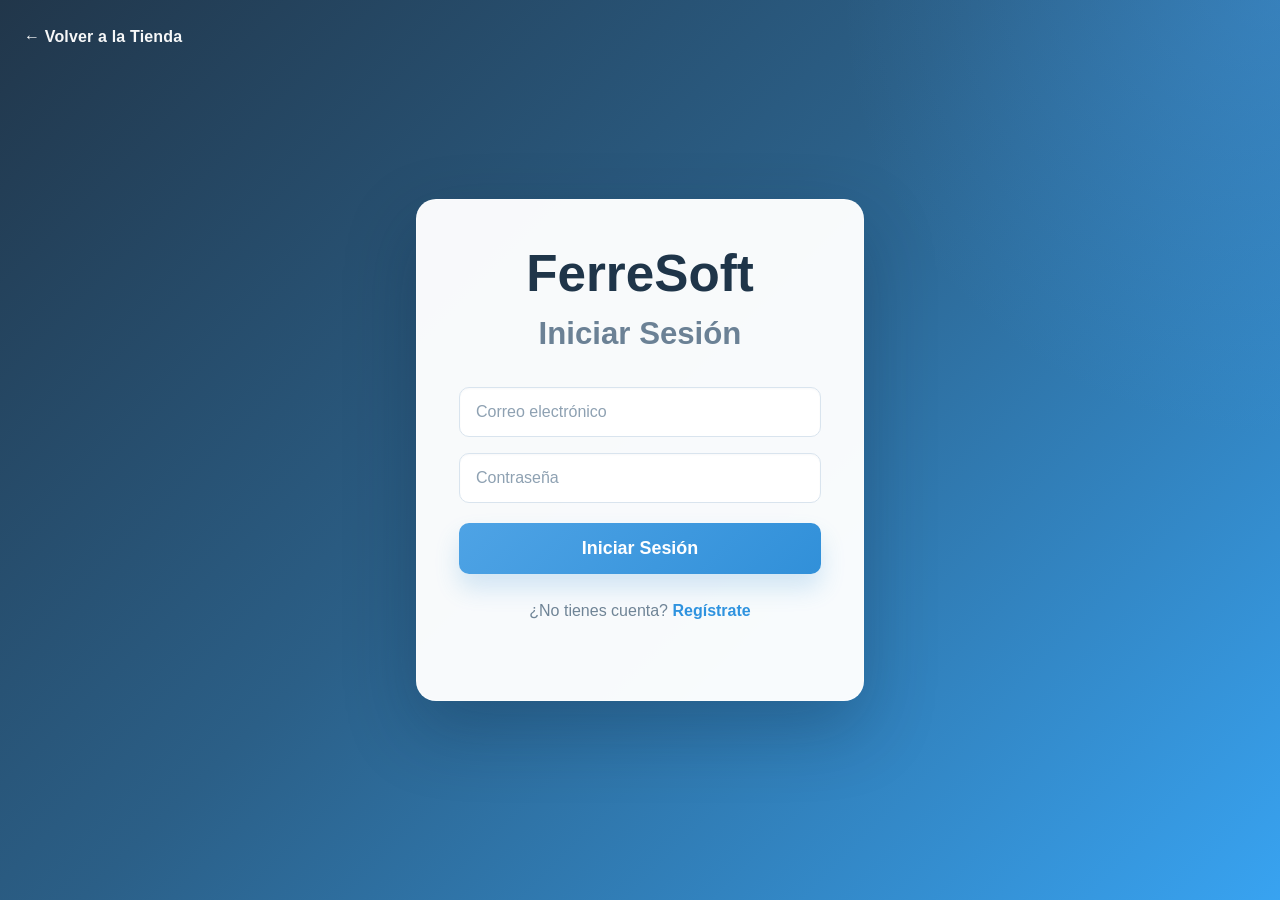
<file: login.html>
﻿<!DOCTYPE html>
<html lang="es">
<head>
  <meta charset="UTF-8">
  <meta http-equiv="refresh" content="0; url=views/login.html">
  <title>Redirigiendo al acceso de FerreSoft</title>
</head>
<body>
  <p>Redirigiendo a <a href="views/login.html">Login de FerreSoft</a>...</p>
</body>
</html>
</file>
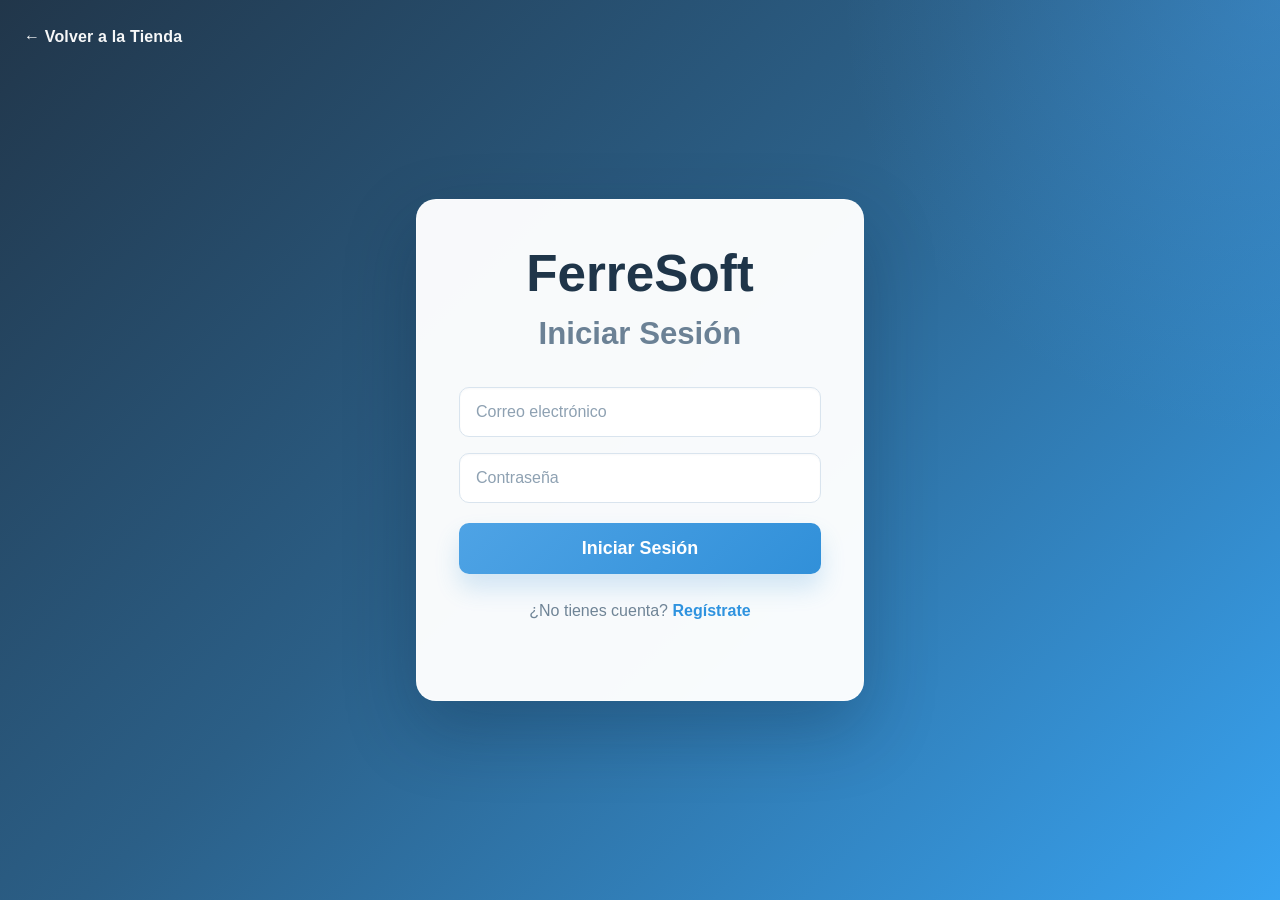
<file: views/admin.html>
<!DOCTYPE html>
<html lang="es">
<head>
    <meta charset="UTF-8">
    <meta name="viewport" content="width=device-width, initial-scale=1.0">
    <title>Panel de Administración - FerreSoft</title>
    <link rel="stylesheet" href="../public/css/styles.css">
</head>
<body>
    <header class="admin-page-header">
        <div class="navbar admin-navbar">
            <h1>Panel de Administración - FerreSoft</h1>
            <div class="nav-links">
                <a href="index.html" class="nav-link-light admin-top-link">Ver Tienda</a>
                <div class="user-menu-wrapper">
                    <button id="user-menu-btn" class="user-menu-btn">
                        <svg class="user-icon" xmlns="http://www.w3.org/2000/svg" viewBox="0 0 24 24" fill="none" stroke="currentColor" stroke-width="2">
                            <path d="M20 21v-2a4 4 0 0 0-4-4H8a4 4 0 0 0-4 4v2"></path>
                            <circle cx="12" cy="7" r="4"></circle>
                        </svg>
                        <span id="user-menu-name">Admin</span>
                    </button>
                    <div id="user-menu" class="user-menu hidden"></div>
                </div>
            </div>
        </div>
    </header>

    <main class="container admin-page-shell">
        <div class="admin-layout-shell">
            <aside class="admin-sidebar">
                <h2>Secciones</h2>
                <button class="admin-sidebar-item active" data-section="dashboard" onclick="showSection('dashboard')">Resumen</button>
                <button class="admin-sidebar-item" data-section="productos" onclick="showSection('productos')">Productos</button>
                <button class="admin-sidebar-item" data-section="pedidos" onclick="showSection('pedidos')">Pedidos</button>
                <button class="admin-sidebar-item" data-section="usuarios" onclick="showSection('usuarios')">Usuarios</button>
            </aside>

            <div class="admin-content-stack">
                <section id="section-dashboard" class="admin-view-section active">
                    <div class="admin-overview-card">
                        <h2>Resumen del sistema</h2>
                        <div class="stats-grid">
                            <article class="stat-card">
                                <h4>Productos</h4>
                                <div class="value" id="stat-productos">0</div>
                            </article>
                            <article class="stat-card">
                                <h4>Usuarios</h4>
                                <div class="value" id="stat-usuarios">0</div>
                            </article>
                            <article class="stat-card">
                                <h4>Pedidos</h4>
                                <div class="value" id="stat-pedidos">0</div>
                            </article>
                        </div>
                    </div>
                </section>

                <section id="section-productos" class="admin-view-section">
                    <div class="admin-section-card">
                        <div class="admin-section-heading">
                            <div>
                                <h2>Gestión de Productos</h2>
                                <p>Administra el catálogo manteniendo el orden por identificación y acciones claras.</p>
                            </div>
                        </div>
                        <div class="admin-toolbar">
                            <button class="btn btn-success admin-action-btn" onclick="openModal()">Agregar Producto</button>
                            <input type="text" id="productos-search" class="admin-search" placeholder="Buscar producto...">
                            <button class="btn admin-action-btn admin-secondary-btn" id="toggle-order-btn" onclick="toggleRecentOrder()">Ver más recientes</button>
                        </div>
                        <div class="admin-table-container">
                            <table>
                                <thead>
                                    <tr>
                                        <th>ID</th>
                                        <th>Imagen</th>
                                        <th>Nombre</th>
                                        <th>Descripción</th>
                                        <th>Precio</th>
                                        <th>Stock</th>
                                        <th>Acciones</th>
                                    </tr>
                                </thead>
                                <tbody id="productos-table">
                                    <tr><td colspan="7" class="loading">Cargando...</td></tr>
                                </tbody>
                            </table>
                        </div>
                    </div>
                </section>

                <section id="section-pedidos" class="admin-view-section">
                    <div class="admin-section-card">
                        <div class="admin-section-heading">
                            <div>
                                <h2>Pedidos</h2>
                                <p>Seguimiento del estado de compra y detalle por cliente.</p>
                            </div>
                        </div>
                        <div class="admin-table-container admin-table-wide admin-table-pedidos">
                            <table class="admin-data-table">
                                <thead>
                                    <tr>
                                        <th>Pedido #</th>
                                        <th>Usuario</th>
                                        <th>Productos</th>
                                        <th>Total</th>
                                        <th>Estado</th>
                                        <th>Fecha</th>
                                    </tr>
                                </thead>
                                <tbody id="pedidos-table">
                                    <tr><td colspan="6" class="loading">Cargando...</td></tr>
                                </tbody>
                            </table>
                        </div>
                    </div>
                </section>

                <section id="section-usuarios" class="admin-view-section">
                    <div class="admin-section-card">
                        <div class="admin-section-heading">
                            <div>
                                <h2>Usuarios</h2>
                                <p>Consulta usuarios registrados y controla accesos administrativos.</p>
                            </div>
                        </div>
                        <div class="admin-table-container admin-table-wide admin-table-usuarios">
                            <table class="admin-data-table">
                                <thead>
                                    <tr>
                                        <th>ID</th>
                                        <th>Nombre</th>
                                        <th>Email</th>
                                        <th>Rol</th>
                                        <th>Registro</th>
                                        <th>Acciones</th>
                                    </tr>
                                </thead>
                                <tbody id="usuarios-table">
                                    <tr><td colspan="6" class="loading">Cargando...</td></tr>
                                </tbody>
                            </table>
                        </div>
                    </div>
                </section>
            </div>
        </div>
    </main>

    <div id="producto-modal" class="modal">
        <div class="modal-content">
            <h2 id="modal-title">Agregar Producto</h2>
            <form id="producto-form" enctype="multipart/form-data">
                <input type="hidden" id="producto-id" name="id">
                <div class="form-group">
                    <label for="producto-nombre">Nombre</label>
                    <input type="text" id="producto-nombre" name="nombre" required>
                </div>
                <div class="form-group">
                    <label for="producto-descripcion">Descripcion</label>
                    <textarea id="producto-descripcion" name="descripcion" required></textarea>
                </div>
                <div class="form-row">
                    <div class="form-group">
                        <label for="producto-precio">Precio</label>
                        <input type="number" id="producto-precio" name="precio" step="0.01" required>
                    </div>
                    <div class="form-group">
                        <label for="producto-stock">Stock</label>
                        <input type="number" id="producto-stock" name="stock" required>
                    </div>
                </div>
                <div class="form-group">
                    <label for="producto-imagen">Imagen (URL)</label>
                    <input type="text" id="producto-imagen" name="imagen">
                    <p class="admin-field-help">Opcional si subes un archivo.</p>
                </div>
                <div class="form-group">
                    <label for="producto-imagen-file">Subir Imagen (Archivo)</label>
                    <input type="file" id="producto-imagen-file" name="imagen_file" accept="image/*">
                </div>
                <div class="form-actions">
                    <button type="button" class="btn" onclick="closeModal()">Cancelar</button>
                    <button type="submit" class="btn btn-success">Guardar</button>
                </div>
            </form>
        </div>
    </div>

    <script src="../public/js/script.js"></script>
    <script src="../public/js/admin.js"></script>
</body>
</html>
</file>
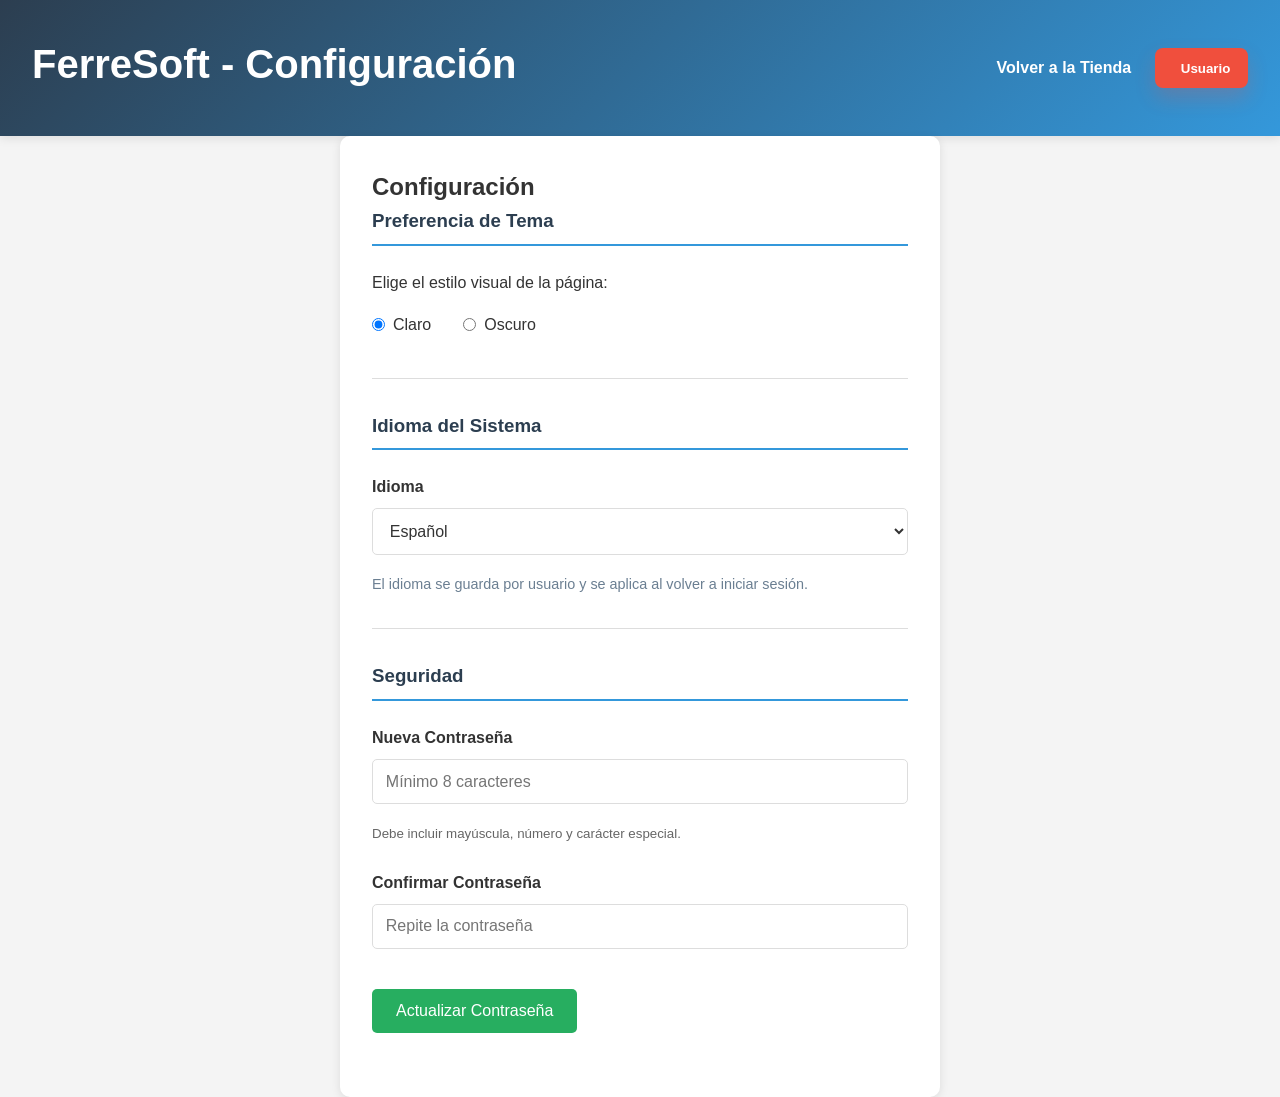
<file: views/configuracion.html>
﻿<!DOCTYPE html>
<html lang="es">
<head>
    <meta charset="UTF-8">
    <meta name="viewport" content="width=device-width, initial-scale=1.0">
    <title>Configuración - FerreSoft</title>
    <link rel="stylesheet" href="../public/css/styles.css">
</head>
<body>
    <header>
        <div class="navbar">
            <h1>FerreSoft - Configuración</h1>
            <div class="nav-links">
                <a href="index.html" class="nav-link-light">Volver a la Tienda</a>
                <div class="user-menu-wrapper">
                    <button id="user-menu-btn" class="user-menu-btn">
                        <svg class="user-icon" xmlns="http://www.w3.org/2000/svg" viewBox="0 0 24 24" fill="none" stroke="currentColor" stroke-width="2">
                            <path d="M20 21v-2a4 4 0 0 0-4-4H8a4 4 0 0 0-4 4v2"></path>
                            <circle cx="12" cy="7" r="4"></circle>
                        </svg>
                        <span id="user-menu-name">Usuario</span>
                    </button>
                    <div id="user-menu" class="user-menu hidden"></div>
                </div>
            </div>
        </div>
    </header>

    <main class="container">
        <div class="config-container">
            <h2>Configuración</h2>

            <section class="config-section">
                <h3>Preferencia de Tema</h3>
                <div class="theme-switch-wrapper">
                    <p>Elige el estilo visual de la página:</p>
                    <div class="theme-options">
                        <label class="theme-option">
                            <input type="radio" name="theme" value="light" checked>
                            <span>Claro</span>
                        </label>
                        <label class="theme-option">
                            <input type="radio" name="theme" value="dark">
                            <span>Oscuro</span>
                        </label>
                    </div>
                </div>
            </section>

            <hr class="section-divider">

            <section class="config-section">
                <h3>Idioma del Sistema</h3>
                <div class="form-group">
                    <label for="language">Idioma</label>
                    <select id="language" name="language">
                        <option value="es">Español</option>
                        <option value="en">English</option>
                    </select>
                    <small class="admin-field-help">El idioma se guarda por usuario y se aplica al volver a iniciar sesión.</small>
                </div>
            </section>

            <hr class="section-divider">

            <section class="config-section">
                <h3>Seguridad</h3>
                <form id="password-form">
                    <div class="form-group">
                        <label for="new_password">Nueva Contraseña</label>
                        <input type="password" id="new_password" name="new_password" placeholder="Mínimo 8 caracteres" required>
                        <small style="color: #666;">Debe incluir mayúscula, número y carácter especial.</small>
                    </div>
                    <div class="form-group">
                        <label for="confirm_password">Confirmar Contraseña</label>
                        <input type="password" id="confirm_password" name="confirm_password" placeholder="Repite la contraseña" required>
                    </div>
                    <div id="password-message" style="margin-top: 1rem; padding: 0.8rem; border-radius: 4px; display: none;"></div>
                    <div class="form-actions" style="margin-top: 1rem;">
                        <button type="submit" class="btn btn-success">Actualizar Contraseña</button>
                    </div>
                </form>
            </section>
        </div>
    </main>

    <script src="../public/js/script.js"></script>
    <script src="../public/js/config.js"></script>
</body>
</html>
</file>
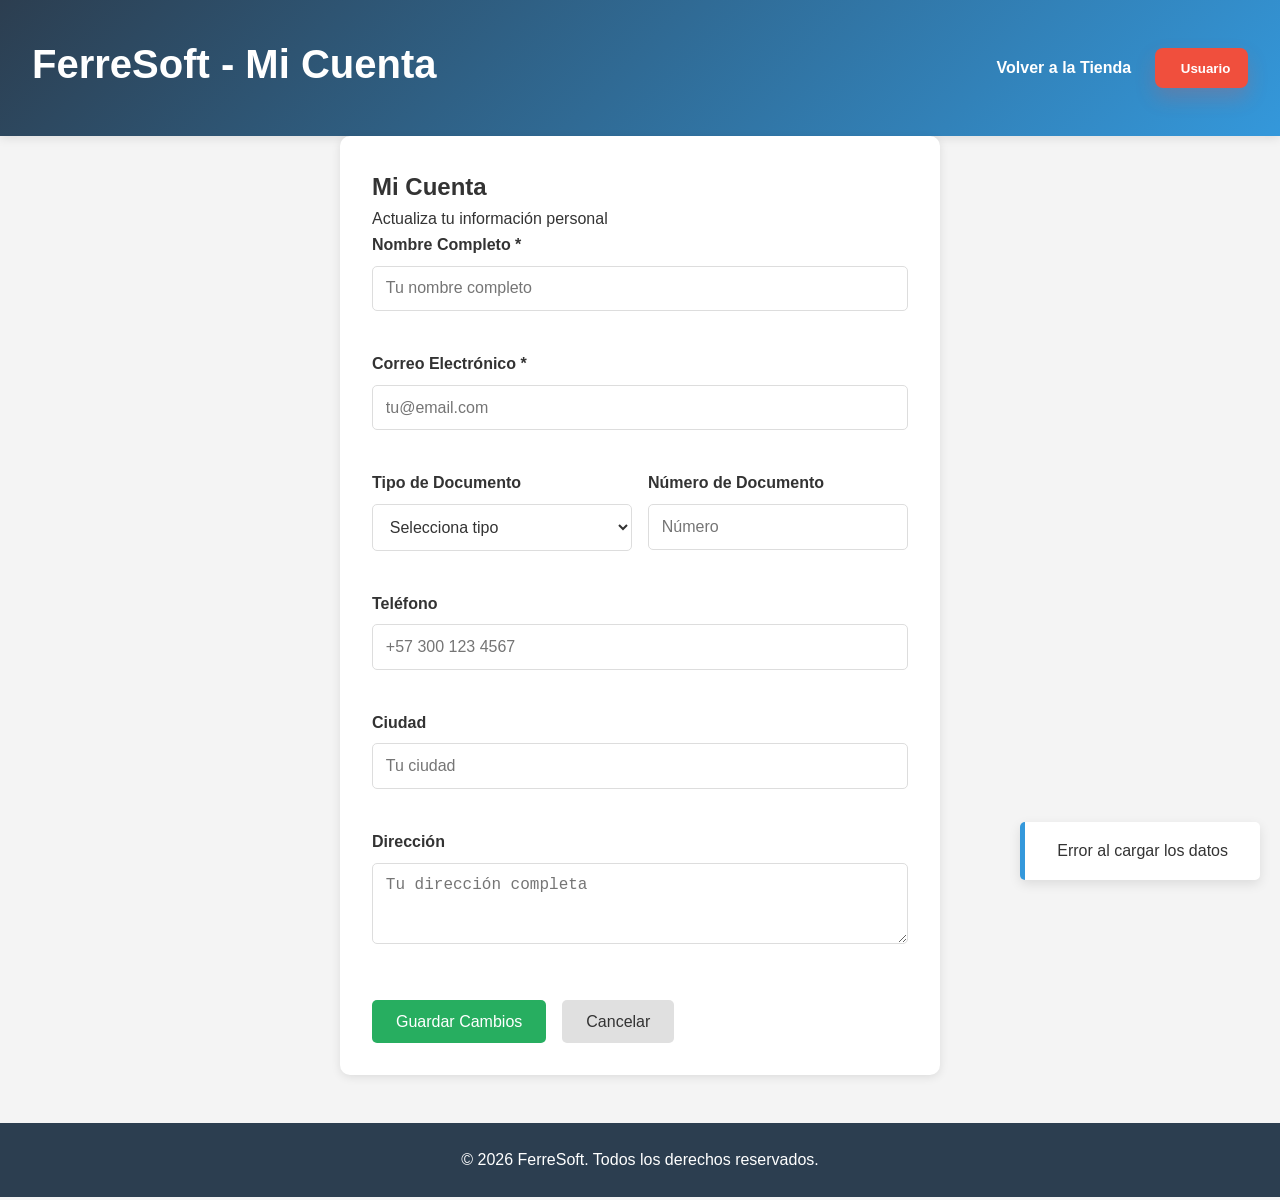
<file: views/cuenta.html>
﻿<!DOCTYPE html>
<html lang="es">
<head>
    <meta charset="UTF-8">
    <meta name="viewport" content="width=device-width, initial-scale=1.0">
    <title>Mi Cuenta - FerreSoft</title>
    <link rel="stylesheet" href="../public/css/styles.css">
</head>
<body>
    <header>
        <div class="navbar">
            <h1>FerreSoft - Mi Cuenta</h1>
            <div class="nav-links">
                <a href="index.html" class="nav-link-light">Volver a la Tienda</a>
                <div class="user-menu-wrapper">
                    <button id="user-menu-btn" class="user-menu-btn">
                        <svg class="user-icon" xmlns="http://www.w3.org/2000/svg" viewBox="0 0 24 24" fill="none" stroke="currentColor" stroke-width="2">
                            <path d="M20 21v-2a4 4 0 0 0-4-4H8a4 4 0 0 0-4 4v2"></path>
                            <circle cx="12" cy="7" r="4"></circle>
                        </svg>
                        <span id="user-menu-name">Usuario</span>
                    </button>
                    <div id="user-menu" class="user-menu hidden"></div>
                </div>
            </div>
        </div>
    </header>

    <main class="container">
        <div class="account-container">
            <h2>Mi Cuenta</h2>
            <p class="account-subtitle">Actualiza tu información personal</p>

            <div id="account-form-wrapper">
                <form id="account-form">
                    <div class="form-group">
                        <label for="nombre">Nombre Completo *</label>
                        <input type="text" id="nombre" name="nombre" placeholder="Tu nombre completo" maxlength="60" required>
                    </div>

                    <div class="form-group">
                        <label for="email">Correo Electrónico *</label>
                        <input type="email" id="email" name="email" placeholder="tu@email.com" required>
                    </div>

                    <div class="form-row">
                        <div class="form-group">
                            <label for="tipo_documento">Tipo de Documento</label>
                            <select id="tipo_documento" name="tipo_documento">
                                <option value="">Selecciona tipo</option>
                                <option value="Cédula de ciudadanía">Cédula de ciudadanía</option>
                                <option value="Tarjeta de identidad">Tarjeta de identidad</option>
                                <option value="Cédula de extranjería">Cédula de extranjería</option>
                                <option value="Pasaporte">Pasaporte</option>
                            </select>
                        </div>

                        <div class="form-group">
                            <label for="numero_documento">Número de Documento</label>
                            <input type="text" id="numero_documento" name="numero_documento" placeholder="Número">
                        </div>
                    </div>

                    <div class="form-group">
                        <label for="telefono">Teléfono</label>
                        <input type="tel" id="telefono" name="telefono" placeholder="+57 300 123 4567">
                    </div>

                    <div class="form-group">
                        <label for="ciudad">Ciudad</label>
                        <input type="text" id="ciudad" name="ciudad" placeholder="Tu ciudad">
                    </div>

                    <div class="form-group">
                        <label for="direccion">Dirección</label>
                        <textarea id="direccion" name="direccion" placeholder="Tu dirección completa" rows="3"></textarea>
                    </div>

                    <div id="message" style="margin-top: 1rem; padding: 0.8rem; border-radius: 4px; display: none;"></div>

                    <div class="form-actions">
                        <button type="submit" class="btn btn-success">Guardar Cambios</button>
                        <button type="button" class="btn" onclick="window.location.href='index.html'">Cancelar</button>
                    </div>
                </form>
            </div>
        </div>
    </main>

    <footer>
        <p>&copy; 2026 FerreSoft. Todos los derechos reservados.</p>
    </footer>

    <script src="../public/js/script.js"></script>
    <script src="../public/js/cuenta.js"></script>
</body>
</html>
</file>
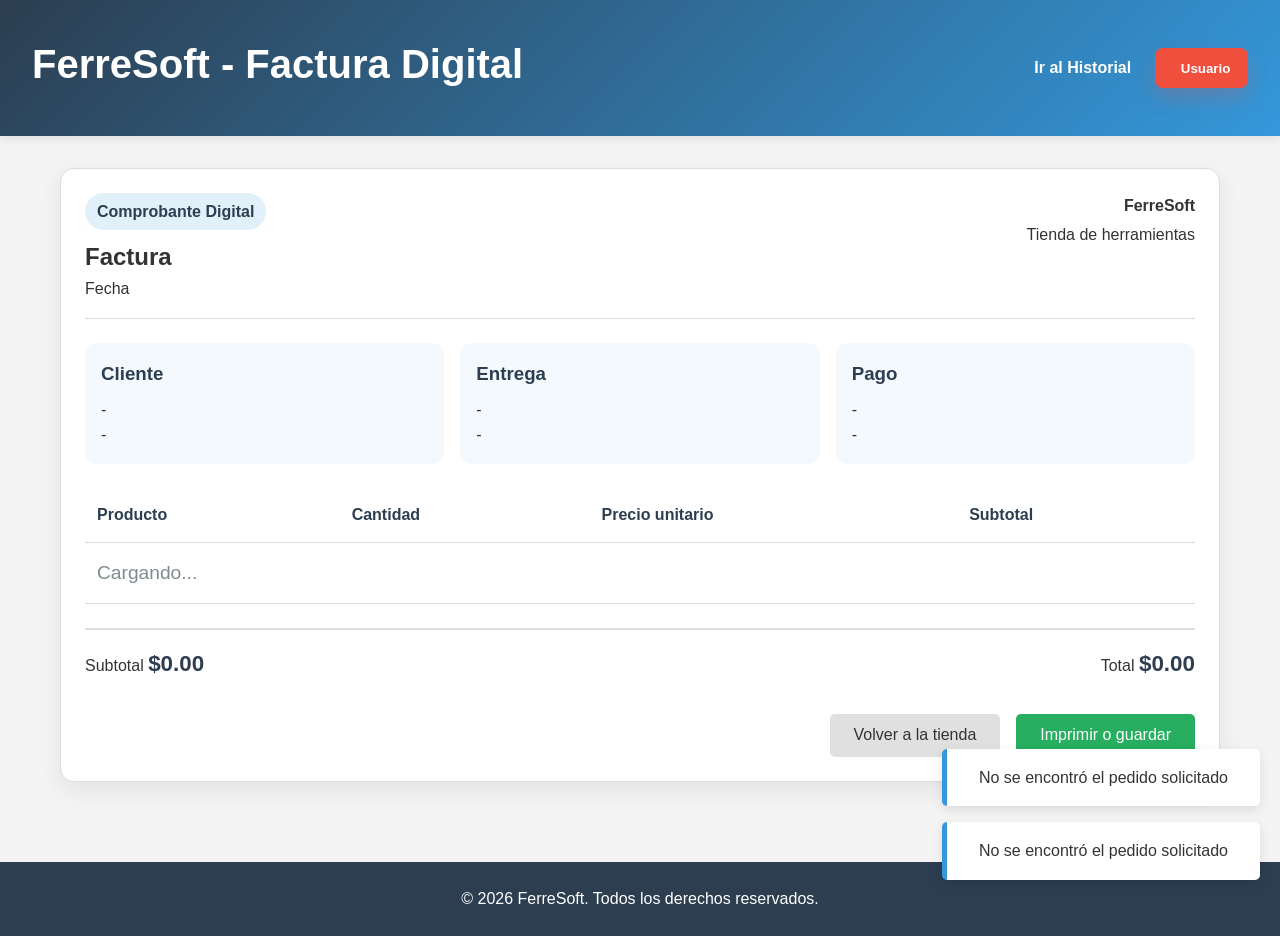
<file: views/factura.html>
﻿<!DOCTYPE html>
<html lang="es">
<head>
    <meta charset="UTF-8">
    <meta name="viewport" content="width=device-width, initial-scale=1.0">
    <title>Factura - FerreSoft</title>
    <link rel="stylesheet" href="../public/css/styles.css">
</head>
<body>
    <header>
        <div class="navbar">
            <h1>FerreSoft - Factura Digital</h1>
            <div class="nav-links">
                <a href="historial.html" class="nav-link-light">Ir al Historial</a>
                <div class="user-menu-wrapper">
                    <button id="user-menu-btn" class="user-menu-btn">
                        <svg class="user-icon" xmlns="http://www.w3.org/2000/svg" viewBox="0 0 24 24" fill="none" stroke="currentColor" stroke-width="2">
                            <path d="M20 21v-2a4 4 0 0 0-4-4H8a4 4 0 0 0-4 4v2"></path>
                            <circle cx="12" cy="7" r="4"></circle>
                        </svg>
                        <span id="user-menu-name">Usuario</span>
                    </button>
                    <div id="user-menu" class="user-menu hidden"></div>
                </div>
            </div>
        </div>
    </header>

    <main class="container invoice-page">
        <section class="invoice-card" id="invoice-card">
            <div class="invoice-header">
                <div>
                    <span class="invoice-tag">Comprobante Digital</span>
                    <h2 id="invoice-number">Factura</h2>
                    <p id="invoice-date">Fecha</p>
                </div>
                <div class="invoice-brand">
                    <strong>FerreSoft</strong>
                    <span>Tienda de herramientas</span>
                </div>
            </div>

            <div class="invoice-grid">
                <div class="invoice-block">
                    <h3>Cliente</h3>
                    <p id="invoice-customer-name">-</p>
                    <p id="invoice-customer-email">-</p>
                </div>
                <div class="invoice-block">
                    <h3>Entrega</h3>
                    <p id="invoice-address">-</p>
                    <p id="invoice-city">-</p>
                </div>
                <div class="invoice-block">
                    <h3>Pago</h3>
                    <p id="invoice-method">-</p>
                    <p id="invoice-reference">-</p>
                </div>
            </div>

            <div class="invoice-table-wrap">
                <table class="invoice-table">
                    <thead>
                        <tr>
                            <th>Producto</th>
                            <th>Cantidad</th>
                            <th>Precio unitario</th>
                            <th>Subtotal</th>
                        </tr>
                    </thead>
                    <tbody id="invoice-items">
                        <tr>
                            <td colspan="4" class="loading">Cargando...</td>
                        </tr>
                    </tbody>
                </table>
            </div>

            <div class="invoice-total-box">
                <div>
                    <span>Subtotal</span>
                    <strong id="invoice-subtotal">$0.00</strong>
                </div>
                <div>
                    <span>Total</span>
                    <strong id="invoice-total">$0.00</strong>
                </div>
            </div>

            <div class="form-actions invoice-actions">
                <button type="button" class="btn" onclick="window.location.href='index.html'">Volver a la tienda</button>
                <button type="button" class="btn btn-success" onclick="window.print()">Imprimir o guardar</button>
            </div>
        </section>
    </main>

    <footer>
        <p>&copy; 2026 FerreSoft. Todos los derechos reservados.</p>
    </footer>

    <script src="../public/js/script.js"></script>
    <script src="../public/js/factura.js"></script>
</body>
</html>
</file>
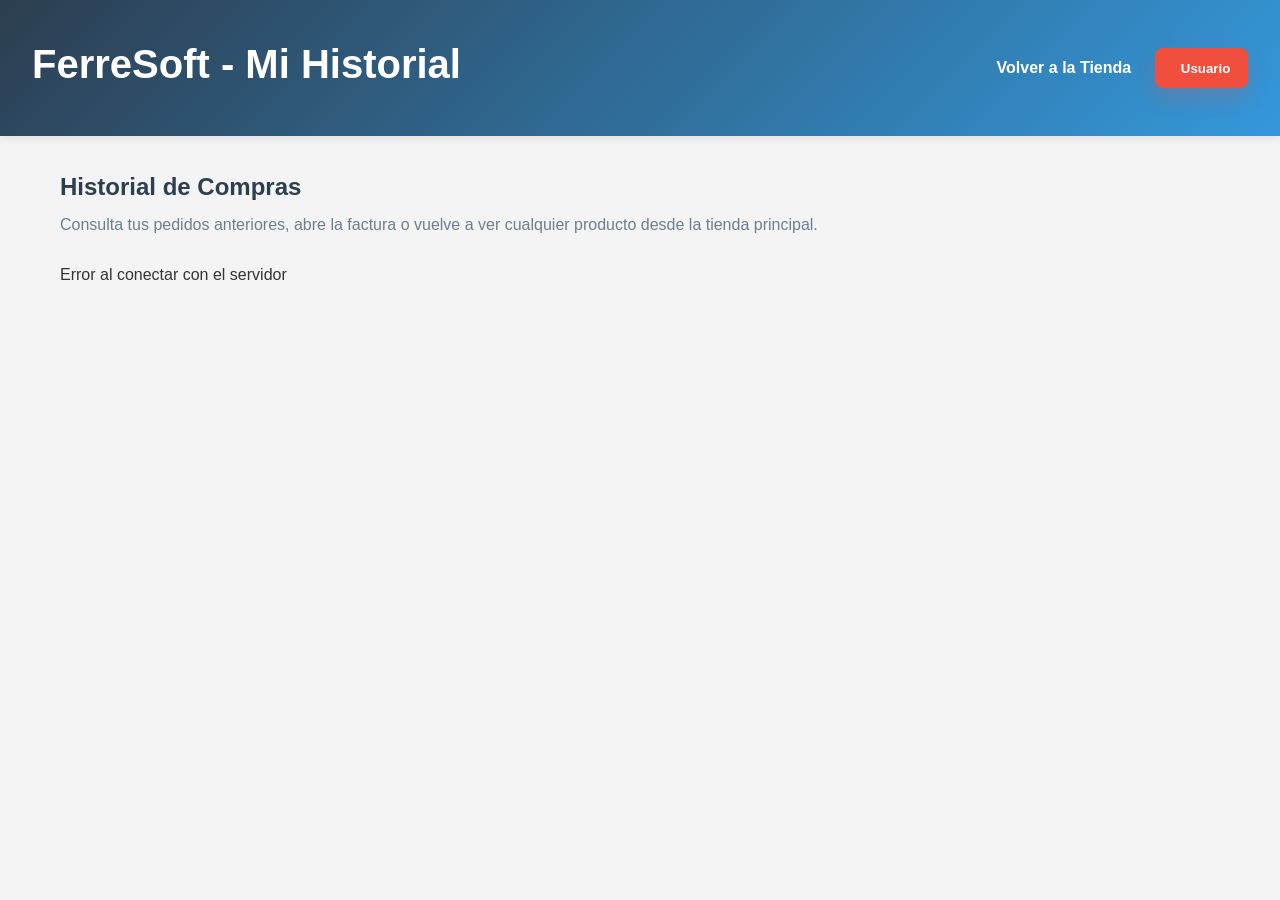
<file: views/historial.html>
﻿<!DOCTYPE html>
<html lang="es">
<head>
    <meta charset="UTF-8">
    <meta name="viewport" content="width=device-width, initial-scale=1.0">
    <title>Historial de Compras - FerreSoft</title>
    <link rel="stylesheet" href="../public/css/styles.css">
</head>
<body>
    <header>
        <div class="navbar">
            <h1>FerreSoft - Mi Historial</h1>
            <div class="nav-links">
                <a href="index.html" class="nav-link-light">Volver a la Tienda</a>
                <div class="user-menu-wrapper">
                    <button id="user-menu-btn" class="user-menu-btn">
                        <svg class="user-icon" xmlns="http://www.w3.org/2000/svg" viewBox="0 0 24 24" fill="none" stroke="currentColor" stroke-width="2">
                            <path d="M20 21v-2a4 4 0 0 0-4-4H8a4 4 0 0 0-4 4v2"></path>
                            <circle cx="12" cy="7" r="4"></circle>
                        </svg>
                        <span id="user-menu-name">Usuario</span>
                    </button>
                    <div id="user-menu" class="user-menu hidden"></div>
                </div>
            </div>
        </div>
    </header>

    <main class="container history-page">
        <div class="history-header">
            <h2>Historial de Compras</h2>
            <p>Consulta tus pedidos anteriores, abre la factura o vuelve a ver cualquier producto desde la tienda principal.</p>
        </div>

        <div id="historial-container">
            <p class="loading">Cargando...</p>
        </div>
    </main>

    <script src="../public/js/script.js"></script>
    <script src="../public/js/historial.js"></script>
</body>
</html>
</file>
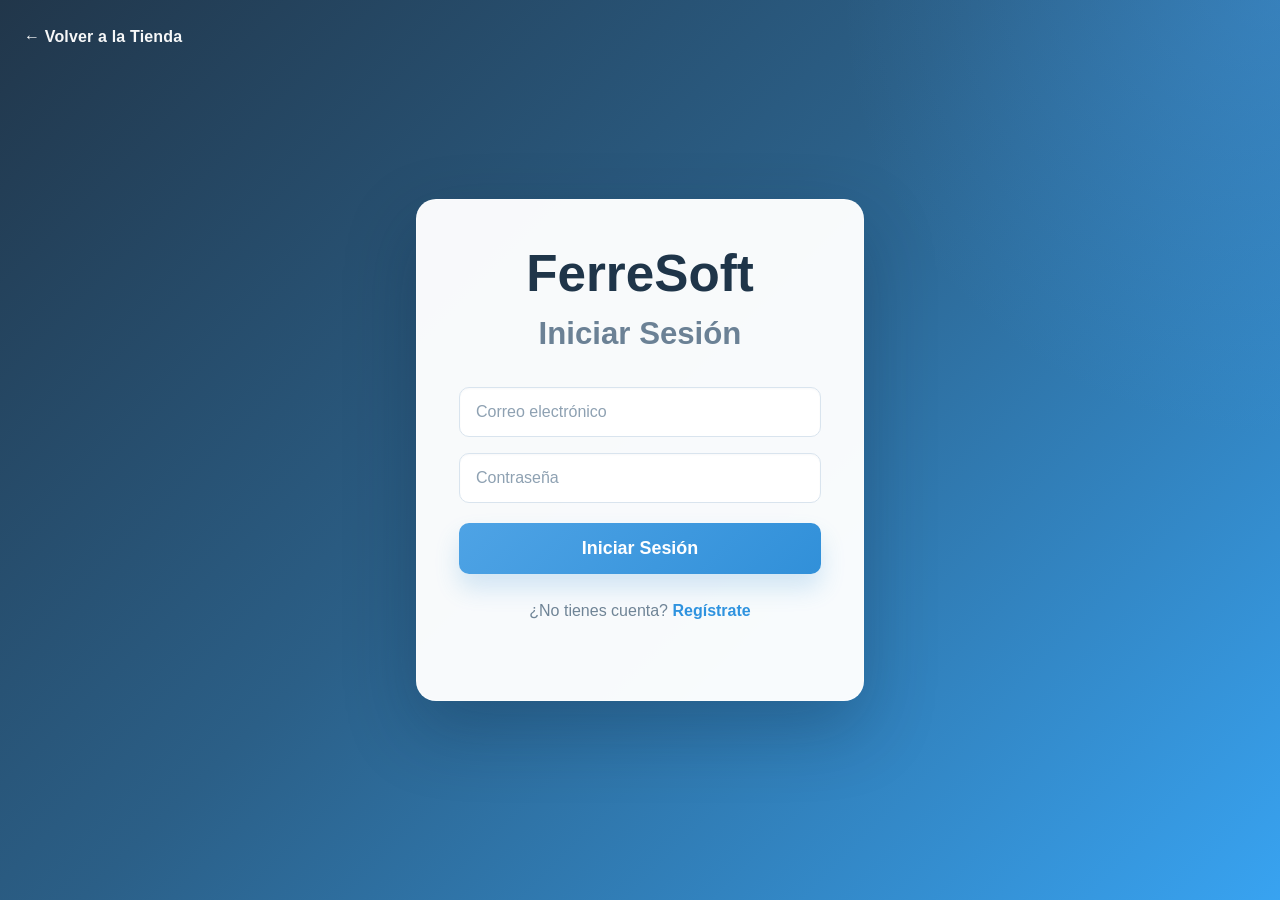
<file: views/login.html>
﻿<!DOCTYPE html>
<html lang="es">
<head>
    <meta charset="UTF-8">
    <meta name="viewport" content="width=device-width, initial-scale=1.0">
    <title>Login - FerreSoft</title>
    <link rel="stylesheet" href="../public/css/styles.css">
</head>
<body>
    <div class="login-container">
        <a href="index.html" class="skip-login-btn">← Volver a la Tienda</a>
        <div class="login-box">
            <h1>FerreSoft</h1>
            <h2 id="form-title">Iniciar Sesión</h2>

            <form id="auth-form">
                <div id="nombre-group" style="display: none;">
                    <input type="text" id="nombre" placeholder="Nombre completo" maxlength="60">
                </div>

                <div>
                    <input type="email" id="email" placeholder="Correo electrónico" required>
                </div>

                <div>
                    <input type="password" id="password" placeholder="Contraseña" required>
                </div>

                <button type="submit" id="submit-btn">Iniciar Sesión</button>
            </form>

            <p class="toggle-form">
                <span id="toggle-text">¿No tienes cuenta?</span>
                <a href="#" id="toggle-link">Regístrate</a>
            </p>

            <div id="message"></div>
        </div>
    </div>

    <script src="../public/js/script.js"></script>
    <script src="../public/js/login.js"></script>
</body>
</html>
</file>
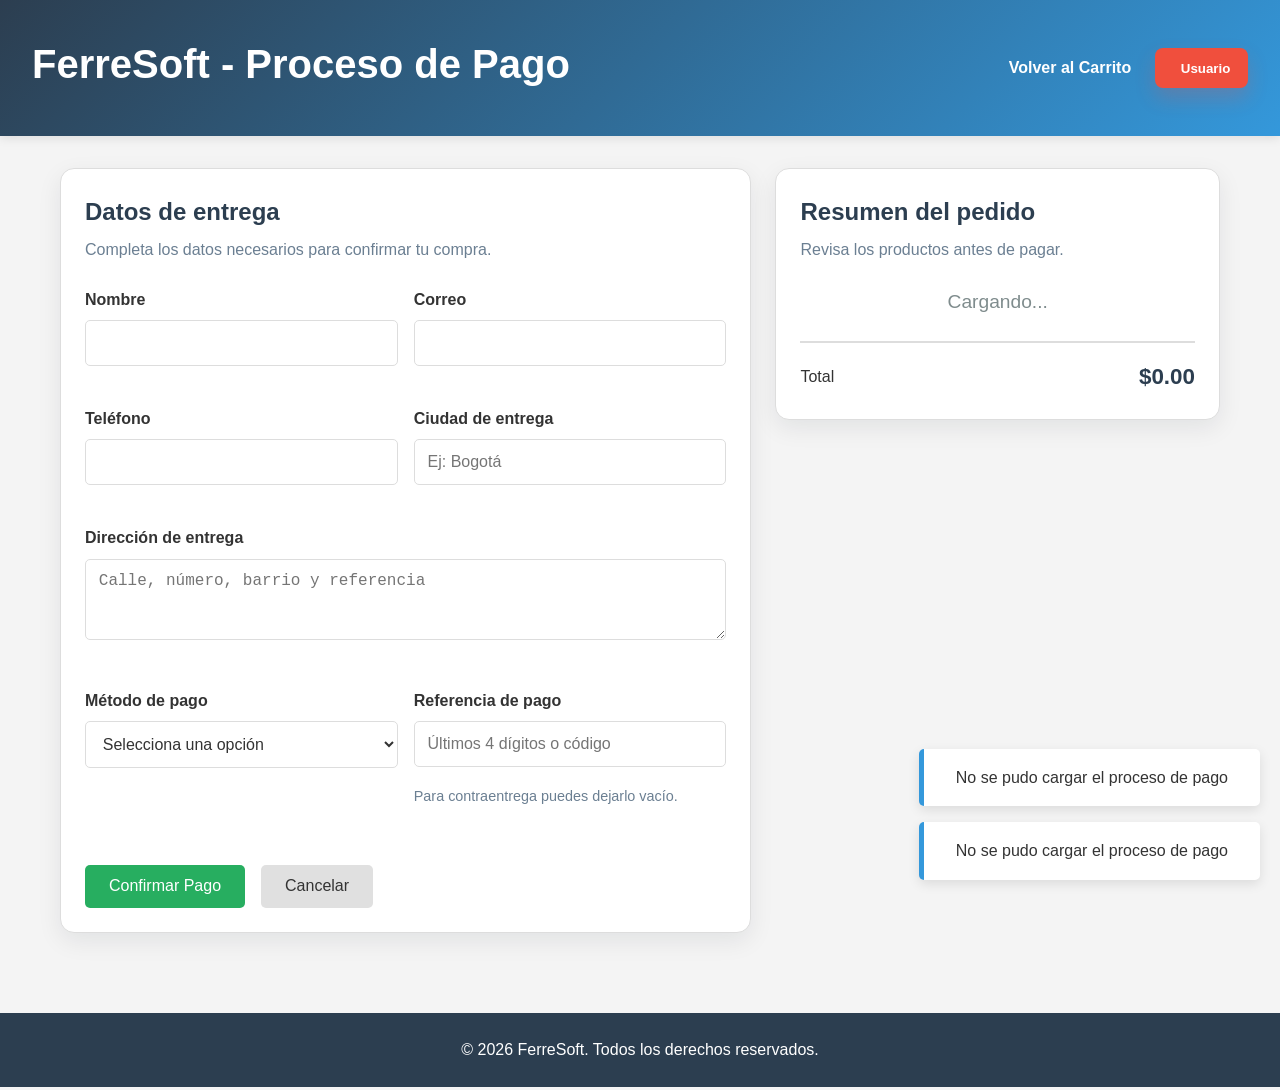
<file: views/pago.html>
﻿<!DOCTYPE html>
<html lang="es">
<head>
    <meta charset="UTF-8">
    <meta name="viewport" content="width=device-width, initial-scale=1.0">
    <title>Pago - FerreSoft</title>
    <link rel="stylesheet" href="../public/css/styles.css">
</head>
<body>
    <header>
        <div class="navbar">
            <h1>FerreSoft - Proceso de Pago</h1>
            <div class="nav-links">
                <a href="carrito.html" class="nav-link-light">Volver al Carrito</a>
                <div class="user-menu-wrapper">
                    <button id="user-menu-btn" class="user-menu-btn">
                        <svg class="user-icon" xmlns="http://www.w3.org/2000/svg" viewBox="0 0 24 24" fill="none" stroke="currentColor" stroke-width="2">
                            <path d="M20 21v-2a4 4 0 0 0-4-4H8a4 4 0 0 0-4 4v2"></path>
                            <circle cx="12" cy="7" r="4"></circle>
                        </svg>
                        <span id="user-menu-name">Usuario</span>
                    </button>
                    <div id="user-menu" class="user-menu hidden"></div>
                </div>
            </div>
        </div>
    </header>

    <main class="container payment-page">
        <section class="checkout-layout">
            <article class="checkout-card">
                <div class="section-header">
                    <h2>Datos de entrega</h2>
                    <p>Completa los datos necesarios para confirmar tu compra.</p>
                </div>

                <form id="payment-form" class="checkout-form">
                    <div class="form-row">
                        <div class="form-group">
                            <label for="nombre_cliente">Nombre</label>
                            <input type="text" id="nombre_cliente" name="nombre_cliente" readonly>
                        </div>
                        <div class="form-group">
                            <label for="correo_cliente">Correo</label>
                            <input type="email" id="correo_cliente" name="correo_cliente" readonly>
                        </div>
                    </div>

                    <div class="form-row">
                        <div class="form-group">
                            <label for="telefono_cliente">Teléfono</label>
                            <input type="text" id="telefono_cliente" name="telefono_cliente" readonly>
                        </div>
                        <div class="form-group">
                            <label for="ciudad_entrega">Ciudad de entrega</label>
                            <input type="text" id="ciudad_entrega" name="ciudad_entrega" placeholder="Ej: Bogotá" required>
                        </div>
                    </div>

                    <div class="form-group">
                        <label for="direccion_entrega">Dirección de entrega</label>
                        <textarea id="direccion_entrega" name="direccion_entrega" rows="3" placeholder="Calle, número, barrio y referencia" required></textarea>
                    </div>

                    <div class="form-row">
                        <div class="form-group">
                            <label for="metodo_pago">Método de pago</label>
                            <select id="metodo_pago" name="metodo_pago" required>
                                <option value="">Selecciona una opción</option>
                                <option value="tarjeta">Tarjeta débito o crédito</option>
                                <option value="transferencia">Transferencia bancaria</option>
                                <option value="contraentrega">Pago contraentrega</option>
                            </select>
                        </div>
                        <div class="form-group">
                            <label for="referencia_pago">Referencia de pago</label>
                            <input type="text" id="referencia_pago" name="referencia_pago" placeholder="Últimos 4 dígitos o código" maxlength="80">
                            <small class="admin-field-help">Para contraentrega puedes dejarlo vacío.</small>
                        </div>
                    </div>

                    <div id="payment-message" class="form-message" style="display:none;"></div>

                    <div class="form-actions">
                        <button type="submit" class="btn btn-success">Confirmar Pago</button>
                        <button type="button" class="btn" onclick="window.location.href='carrito.html'">Cancelar</button>
                    </div>
                </form>
            </article>

            <aside class="checkout-card checkout-summary-card">
                <div class="section-header">
                    <h2>Resumen del pedido</h2>
                    <p>Revisa los productos antes de pagar.</p>
                </div>
                <div id="checkout-items" class="checkout-summary-list">
                    <p class="loading">Cargando...</p>
                </div>
                <div class="checkout-total-box">
                    <span>Total</span>
                    <strong>$<span id="checkout-total">0.00</span></strong>
                </div>
            </aside>
        </section>
    </main>

    <footer>
        <p>&copy; 2026 FerreSoft. Todos los derechos reservados.</p>
    </footer>

    <script src="../public/js/script.js"></script>
    <script src="../public/js/pago.js"></script>
</body>
</html>
</file>
<file: public/css/styles.css>
/* Variables para tema claro / oscuro */
:root {
  --bg-color: #f4f4f4;
  --container-bg: white;
  --text-color: #333;
  --heading-color: #2c3e50;
  --navbar-gradient: linear-gradient(135deg, #2c3e50, #3498db);
  --card-bg: white;
  --shadow-color: rgba(0, 0, 0, 0.1);
  --input-border: #ddd;
  --input-bg: white;
  --btn-secondary-bg: #e0e0e0;
  --btn-secondary-text: #333;
  --btn-secondary-hover: #d0d0d0;
  --toast-bg: white;
  --toast-text: #333;
  --border-color: #ddd;
}

[data-theme="dark"] {
  --bg-color: #0f1722;
  --container-bg: #182433;
  --text-color: #e6edf5;
  --heading-color: #78c4ff;
  --navbar-gradient: linear-gradient(135deg, #13283c, #1f5e8d);
  --card-bg: #182433;
  --shadow-color: rgba(0, 0, 0, 0.35);
  --input-border: #34506b;
  --input-bg: #203247;
  --btn-secondary-bg: #2a3e56;
  --btn-secondary-text: #e6edf5;
  --btn-secondary-hover: #35516f;
  --toast-bg: #182433;
  --toast-text: #e6edf5;
  --border-color: #31465c;
}

* {
  margin: 0;
  padding: 0;
  box-sizing: border-box;
}

body {
  font-family: Arial, sans-serif;
  line-height: 1.6;
  color: var(--text-color);
  background: var(--bg-color);
  transition: background-color 0.3s, color 0.3s;
}

.container {
  max-width: 1200px;
  margin: 0 auto;
  padding: 0 20px;
}

header {
  background: var(--navbar-gradient);
  color: white;
  padding: 2rem 0;
  text-align: center;
  box-shadow: 0 2px 10px var(--shadow-color);
}

header h1 {
  font-size: 2.5rem;
  margin-bottom: 0.5rem;
}

main {
  padding: 2rem 0;
}

.hero {
  background: var(--container-bg);
  padding: 2rem;
  border-radius: 10px;
  text-align: center;
  margin-bottom: 2rem;
  box-shadow: 0 2px 5px var(--shadow-color);
}

.hero h2 {
  color: var(--heading-color);
  margin-bottom: 1rem;
}

.productos h3 {
  text-align: center;
  color: var(--heading-color);
  margin-bottom: 2rem;
  font-size: 2rem;
}

.productos-grid {
  display: grid;
  grid-template-columns: repeat(auto-fill, minmax(250px, 1fr));
  gap: 2rem;
}

.producto-card {
  background: var(--card-bg);
  border-radius: 10px;
  padding: 1.5rem;
  text-align: center;
  box-shadow: 0 2px 8px var(--shadow-color);
  transition: transform 0.3s, box-shadow 0.3s;
}

.producto-card:hover {
  transform: translateY(-5px);
  box-shadow: 0 5px 15px var(--shadow-color);
}

.producto-card img {
  width: 100%;
  height: 200px;
  object-fit: cover;
  border-radius: 8px;
  margin-bottom: 1rem;
}

.producto-card .image-wrapper {
  position: relative;
}

.product-image-wrapper img {
  pointer-events: none;
}

.zoom-controls {
  position: relative;
  z-index: 10;
}

.view-btn {
  position: absolute;
  top: 8px;
  right: 8px;
  background: rgba(0,0,0,0.6);
  color: white;
  border: none;
  border-radius: 50%;
  width: 32px;
  height: 32px;
  display: flex;
  align-items: center;
  justify-content: center;
  cursor: pointer;
  font-size: 1.1rem;
  transition: background 0.2s;
}

.view-btn:hover {
  background: rgba(0,0,0,0.8);
}

.producto-card h4 {
  color: var(--heading-color);
  margin-bottom: 0.5rem;
  font-size: 1.3rem;
}

.precio {
  color: #27ae60;
  font-size: 1.5rem;
  font-weight: bold;
  margin: 0.5rem 0;
}

.stock {
  color: #7f8c8d;
  font-size: 0.9rem;
  margin-bottom: 1rem;
}

.btn {
  padding: 0.8rem 1.5rem;
  background: var(--btn-secondary-bg);
  color: var(--btn-secondary-text);
  border: none;
  border-radius: 5px;
  cursor: pointer;
  font-size: 1rem;
  transition: background 0.3s, opacity 0.3s;
}

.btn:hover {
  background: var(--btn-secondary-hover);
}

.btn-success {
  background: #27ae60;
  color: white;
}

.btn-success:hover {
  background: #219150;
}

.btn-danger {
  background: #e74c3c;
  color: white;
}

.btn-danger:hover {
  background: #c0392b;
}

.loading {
  text-align: center;
  color: #7f8c8d;
  font-size: 1.2rem;
}

footer {
  background: #2c3e50;
  color: white;
  text-align: center;
  padding: 1.5rem 0;
  margin-top: 3rem;
}

/* Forms and Inputs */
input, select, textarea {
  width: 100%;
  padding: 0.8rem;
  margin-bottom: 1rem;
  border: 1px solid var(--input-border);
  border-radius: 5px;
  background-color: var(--input-bg);
  color: var(--text-color);
  font-size: 1rem;
}

label {
  display: block;
  margin-bottom: 0.5rem;
  font-weight: bold;
}

.form-group {
  margin-bottom: 1.5rem;
}

.form-row {
  display: grid;
  grid-template-columns: 1fr 1fr;
  gap: 1rem;
}

.form-actions {
  display: flex;
  gap: 1rem;
  margin-top: 2rem;
}

/* Modals */
.modal {
  display: none;
  position: fixed;
  top: 0;
  left: 0;
  width: 100%;
  height: 100%;
  background: rgba(0, 0, 0, 0.7);
  z-index: 1000;
  align-items: center;
  justify-content: center;
  backdrop-filter: blur(3px);
}

.modal.active {
  display: flex;
}

.modal-content {
  background: var(--container-bg);
  padding: 2rem;
  border-radius: 10px;
  max-width: 500px;
  width: 90%;
  position: relative;
  box-shadow: 0 5px 20px var(--shadow-color);
  color: var(--text-color);
}

/* Account and Config */
.account-container, .config-container {
  max-width: 600px;
  margin: 0 auto;
  background: var(--container-bg);
  padding: 2rem;
  border-radius: 10px;
  box-shadow: 0 2px 10px var(--shadow-color);
}

.config-section {
  margin-bottom: 2rem;
  text-align: left;
}

.config-section h3 {
  color: var(--heading-color);
  margin-bottom: 1.5rem;
  border-bottom: 2px solid #3498db;
  padding-bottom: 0.5rem;
}

.theme-options {
  display: flex;
  gap: 2rem;
  margin-top: 1rem;
}

.theme-option {
  display: flex;
  align-items: center;
  gap: 0.5rem;
  cursor: pointer;
  font-weight: normal;
}

.theme-option input[type="radio"] {
  width: auto;
  margin: 0;
}

/* User Menu */
.navbar {
  display: flex;
  justify-content: space-between;
  align-items: center;
  padding: 0 2rem;
  gap: 1rem;
}

.nav-links {
  display: flex;
  gap: 1.5rem;
  align-items: center;
}

.nav-link-light {
  color: white;
  text-decoration: none;
  font-weight: 700;
}

.nav-link-light:hover {
  text-decoration: underline;
}

.user-menu-wrapper {
  position: relative;
}

.user-menu-btn {
  background: #f04f3d;
  color: white;
  border: none;
  padding: 0.8rem 1.1rem;
  border-radius: 8px;
  cursor: pointer;
  display: flex;
  align-items: center;
  gap: 0.5rem;
  font-weight: 700;
  box-shadow: 0 10px 20px rgba(240, 79, 61, 0.22);
  transition: background 0.3s, transform 0.2s, box-shadow 0.2s;
}

.user-menu-btn:hover {
  background: #db4635;
  transform: translateY(-1px);
  box-shadow: 0 12px 24px rgba(240, 79, 61, 0.28);
}

.user-menu {
  position: absolute;
  top: 100%;
  right: 0;
  background: var(--container-bg);
  min-width: 200px;
  box-shadow: 0 4px 12px var(--shadow-color);
  border-radius: 5px;
  overflow: hidden;
  z-index: 1000;
  margin-top: 0.5rem;
}

.user-menu.hidden {
  display: none;
}

.menu-item {
  display: block;
  padding: 0.8rem 1.2rem;
  color: var(--text-color) !important;
  text-decoration: none;
  border-bottom: 1px solid var(--border-color);
  transition: background 0.2s;
}

.menu-item:last-child {
  border-bottom: none;
}

.menu-item:hover {
  background: var(--btn-secondary-bg);
}

.menu-item.active {
  background: #3498db;
  color: white !important;
}

/* Cart */
.cart-btn {
  background: #f04f3d;
  color: white;
  border: none;
  padding: 0.8rem 1rem;
  border-radius: 8px;
  cursor: pointer;
  display: flex;
  align-items: center;
  gap: 0.55rem;
  position: relative;
  font-weight: 700;
  box-shadow: 0 10px 20px rgba(240, 79, 61, 0.22);
  transition: background 0.2s, transform 0.2s, box-shadow 0.2s;
}

.cart-btn:hover {
  background: #db4635;
  transform: translateY(-1px);
  box-shadow: 0 12px 24px rgba(240, 79, 61, 0.28);
}

.cart-icon {
  width: 18px;
  height: 18px;
}

.cart-label {
  line-height: 1;
}

.cart-count {
  background: #e74c3c;
  color: white;
  border-radius: 50%;
  width: 20px;
  height: 20px;
  display: flex;
  align-items: center;
  justify-content: center;
  font-size: 0.7rem;
  position: absolute;
  top: -8px;
  right: -8px;
}

.producto-card {
  border-radius: 14px;
  padding: 1.6rem 1.4rem 1.25rem;
  box-shadow: 0 8px 22px rgba(17, 24, 39, 0.08);
}

.producto-card img {
  object-fit: contain;
  background: #fff;
}

.producto-descripcion {
  min-height: 52px;
  color: #55687a;
}

.product-add-btn {
  width: auto;
  border: none;
  background: #31b768;
  color: white;
  padding: 0.8rem 1.1rem;
  border-radius: 6px;
  font-size: 1rem;
  font-weight: 700;
  cursor: pointer;
  transition: background 0.2s, transform 0.2s;
}

.product-add-btn:hover {
  background: #28a35b;
  transform: translateY(-1px);
}

.product-add-btn:disabled {
  background: #a3b7a9;
  cursor: not-allowed;
  transform: none;
}

.cart-container {
  max-width: 980px;
  margin: 2rem auto;
  background: var(--container-bg);
  border-radius: 16px;
  padding: 2rem;
  box-shadow: 0 10px 30px rgba(17, 24, 39, 0.08);
}

.cart-container h2 {
  color: var(--heading-color);
  font-size: 2rem;
  margin-bottom: 1.5rem;
}

.cart-item {
  display: grid;
  grid-template-columns: 110px 1fr auto;
  gap: 1.4rem;
  align-items: center;
  padding: 1.4rem 0;
  border-bottom: 1px solid #e5e7eb;
}

.cart-item > img {
  width: 110px;
  height: 110px;
  object-fit: contain;
}

.cart-item-info h4 a {
  color: var(--heading-color);
  text-decoration: none;
  font-size: 1.8rem;
}

.cart-item-info .precio {
  color: #31b768;
  font-size: 1.2rem;
  margin-top: 0.65rem;
}

.cart-item-actions {
  display: flex;
  flex-direction: column;
  align-items: flex-end;
  gap: 0.85rem;
}

.qty-btn {
  width: 38px;
  height: 38px;
  border: 1px solid #d7dee7;
  border-radius: 8px;
  background: white;
  color: #334155;
  font-size: 1.2rem;
  font-weight: 700;
  cursor: pointer;
}

.qty-input-cart {
  width: 58px !important;
  padding: 0.55rem 0.4rem !important;
  margin: 0 !important;
  text-align: center;
}

.cart-item-actions .precio {
  margin: 0;
  font-size: 1.15rem;
}

.cart-summary {
  padding-top: 1.5rem;
}

.cart-total {
  border-top: 3px solid #304d67;
  padding-top: 1.4rem;
  display: flex;
  justify-content: flex-end;
}

.cart-total h3 {
  font-size: 2rem;
  color: var(--heading-color);
}

.cart-actions {
  display: flex;
  justify-content: flex-end;
  gap: 1rem;
  margin-top: 1.5rem;
}

.empty-cart {
  text-align: center;
  padding: 2.5rem 1rem;
}

.empty-cart h3 {
  font-size: 1.8rem;
  color: var(--heading-color);
  margin-bottom: 0.5rem;
}

.empty-cart p {
  color: #64748b;
  margin-bottom: 1.5rem;
}

.cart-link-btn {
  display: inline-flex;
  align-items: center;
  justify-content: center;
}

.admin-page-header {
  padding: 1.5rem 0;
}

.admin-page-shell {
  padding-top: 2.5rem;
  padding-bottom: 3rem;
}

.admin-layout-shell {
  display: grid;
  grid-template-columns: 260px minmax(0, 1fr);
  gap: 1.25rem;
  align-items: start;
}

.admin-sidebar {
  background: var(--container-bg);
  color: white;
  border-radius: 12px;
  padding: 1.15rem;
  box-shadow: 0 4px 14px rgba(17, 24, 39, 0.08);
  position: sticky;
  top: 1.5rem;
  border: 1px solid var(--border-color);
}

.admin-sidebar h2 {
  margin-bottom: 1rem;
  color: var(--heading-color);
  font-size: 1.1rem;
}

.admin-sidebar-item {
  width: 100%;
  display: block;
  text-align: left;
  border: none;
  background: transparent;
  color: var(--text-color);
  padding: 0.75rem 0.85rem;
  border-radius: 8px;
  margin-bottom: 0.45rem;
  cursor: pointer;
  font-weight: 600;
  transition: background 0.2s, color 0.2s;
}

.admin-sidebar-item:hover,
.admin-sidebar-item.active {
  background: rgba(52, 152, 219, 0.12);
  color: var(--heading-color);
}

.admin-content-stack {
  min-width: 0;
}

.admin-view-section {
  display: none;
}

.admin-view-section.active {
  display: block;
}

.admin-overview-card,
.admin-section-card {
  background: var(--container-bg);
  border-radius: 12px;
  padding: 1.4rem;
  box-shadow: 0 4px 14px rgba(17, 24, 39, 0.08);
  margin-bottom: 1.25rem;
  border: 1px solid var(--border-color);
}

.admin-section-heading {
  display: flex;
  justify-content: space-between;
  align-items: center;
  gap: 1rem;
  margin-bottom: 1.25rem;
}

.admin-section-heading h2,
.admin-overview-card h2 {
  color: var(--heading-color);
  margin-bottom: 0.35rem;
}

.admin-section-heading p {
  color: #6b7f92;
}

.admin-toolbar {
  display: grid;
  grid-template-columns: auto minmax(240px, 1fr) auto;
  gap: 0.75rem;
  align-items: center;
  margin-bottom: 1rem;
}

.admin-action-btn {
  min-height: 44px;
  border-radius: 6px;
  font-weight: 600;
}

.admin-secondary-btn {
  background: #3a9ae2;
  color: white;
}

.admin-secondary-btn:hover {
  background: #2c84c5;
}

.admin-inline-btn {
  padding: 0.55rem 0.9rem;
}

.admin-search {
  margin: 0;
  min-width: 220px;
}

.admin-field-help {
  margin-top: 0.35rem;
  color: #6b7f92;
  font-size: 0.9rem;
}

.admin-product-thumb {
  width: 58px;
  height: 58px;
  object-fit: contain;
}

.admin-table-actions {
  display: flex;
  gap: 0.75rem;
  flex-wrap: wrap;
}

.admin-table-container table {
  margin-top: 0;
  width: 100%;
  border-collapse: collapse;
}

.admin-table-container th {
  background: #30465d;
}

.admin-table-container td,
.admin-table-container th {
  vertical-align: middle;
  padding: 0.95rem 1rem;
  text-align: left;
  border-bottom: 1px solid var(--border-color);
}

.admin-table-container td {
  line-height: 1.45;
}

.admin-table-wide {
  overflow-x: auto;
  overflow-y: hidden;
  border: 1px solid var(--border-color);
  border-radius: 12px;
  background: var(--container-bg);
}

.admin-table-wide::-webkit-scrollbar {
  height: 10px;
}

.admin-table-wide::-webkit-scrollbar-thumb {
  background: #8ea1b2;
  border-radius: 999px;
}

.admin-data-table {
  min-width: 860px;
}

.admin-table-pedidos .admin-data-table {
  min-width: 980px;
}

.admin-table-usuarios .admin-data-table {
  min-width: 900px;
}

.admin-col-id,
.admin-col-total,
.admin-col-date,
.admin-col-role,
.admin-col-actions,
.admin-col-status {
  white-space: nowrap;
}

.admin-col-user {
  min-width: 240px;
}

.admin-col-products {
  min-width: 320px;
  max-width: 420px;
  white-space: nowrap;
  overflow: hidden;
  text-overflow: ellipsis;
}

.admin-col-email {
  min-width: 260px;
  max-width: 340px;
  white-space: nowrap;
  overflow: hidden;
  text-overflow: ellipsis;
}

.admin-col-name {
  min-width: 180px;
}

.admin-col-actions {
  text-align: right;
}

.admin-table-container tbody tr:hover {
  background: rgba(52, 152, 219, 0.05);
}

[data-theme="dark"] .admin-table-container th {
  background: #1c3348;
}

[data-theme="dark"] .admin-table-wide::-webkit-scrollbar-thumb {
  background: #4f6a86;
}

/* Toasts */
.toast-container {
  position: fixed;
  bottom: 20px;
  right: 20px;
  z-index: 9999;
}

.toast {
  background: var(--toast-bg);
  color: var(--toast-text);
  padding: 1rem 2rem;
  border-radius: 5px;
  box-shadow: 0 4px 12px var(--shadow-color);
  margin-top: 1rem;
  transform: translateY(100px);
  opacity: 0;
  transition: transform 0.3s, opacity 0.3s;
  border-left: 5px solid #3498db;
}

.toast.show {
  transform: translateY(0);
  opacity: 1;
}

/* Login / Register */
.login-container {
  min-height: 100vh;
  display: flex;
  align-items: center;
  justify-content: center;
  padding: 32px 20px;
  position: relative;
  background:
    radial-gradient(circle at top right, rgba(79, 172, 254, 0.28), transparent 28%),
    linear-gradient(135deg, #21364a 0%, #2b5f87 45%, #38a3f1 100%);
}

.skip-login-btn {
  position: absolute;
  top: 24px;
  left: 24px;
  color: rgba(255, 255, 255, 0.96);
  text-decoration: none;
  font-weight: 600;
  letter-spacing: 0.01em;
}

.skip-login-btn:hover {
  text-decoration: underline;
}

.login-box {
  width: min(100%, 448px);
  background: rgba(255, 255, 255, 0.97);
  border-radius: 20px;
  padding: 48px 42px 34px;
  box-shadow: 0 28px 70px rgba(9, 32, 54, 0.28);
  border: 1px solid rgba(255, 255, 255, 0.48);
  text-align: center;
}

.login-box h1 {
  margin-bottom: 10px;
  font-size: clamp(2.5rem, 5vw, 3.2rem);
  line-height: 1;
  color: #1f3549;
}

.login-box h2 {
  margin-bottom: 28px;
  color: #6b8195;
  font-size: 1.95rem;
  font-weight: 700;
}

.login-box form {
  display: flex;
  flex-direction: column;
  gap: 16px;
}

.login-box form > div {
  margin: 0;
}

.login-box input {
  margin-bottom: 0;
  padding: 15px 16px;
  border-radius: 10px;
  border: 1px solid #d9e4ee;
  background: #fff;
  color: #1f3347;
  font-size: 1rem;
  box-shadow: inset 0 1px 2px rgba(16, 42, 67, 0.03);
  transition: border-color 0.2s, box-shadow 0.2s, transform 0.2s;
}

.login-box input::placeholder {
  color: #8ea1b2;
}

.login-box input:focus {
  outline: none;
  border-color: #3e9be9;
  box-shadow: 0 0 0 4px rgba(62, 155, 233, 0.16);
  transform: translateY(-1px);
}

.login-box button[type="submit"] {
  width: 100%;
  margin-top: 4px;
  padding: 15px 18px;
  border: none;
  border-radius: 10px;
  background: linear-gradient(135deg, #4ea3e5 0%, #3190d9 100%);
  color: #fff;
  font-size: 1.12rem;
  font-weight: 700;
  cursor: pointer;
  box-shadow: 0 14px 24px rgba(49, 144, 217, 0.2);
  transition: transform 0.2s, box-shadow 0.2s, filter 0.2s;
}

.login-box button[type="submit"]:hover {
  transform: translateY(-1px);
  box-shadow: 0 16px 28px rgba(49, 144, 217, 0.24);
  filter: brightness(1.02);
}

.toggle-form {
  margin-top: 24px;
  color: #6f8496;
  font-size: 1rem;
}

.toggle-form a {
  color: #2f93df;
  font-weight: 700;
  text-decoration: none;
}

.toggle-form a:hover {
  text-decoration: underline;
}

#message {
  min-height: 24px;
  margin-top: 18px;
  font-size: 0.95rem;
  font-weight: 600;
}

@media (max-width: 640px) {
  .login-container {
    padding: 24px 16px;
  }

  .skip-login-btn {
    top: 16px;
    left: 16px;
  }

  .login-box {
    padding: 36px 22px 28px;
    border-radius: 18px;
  }

  .login-box h1 {
    font-size: 2.5rem;
  }

  .login-box h2 {
    font-size: 1.65rem;
    margin-bottom: 24px;
  }
}

@media (max-width: 900px) {
  .admin-layout-shell {
    grid-template-columns: 1fr;
  }

  .admin-sidebar {
    position: static;
  }

  .navbar {
    flex-direction: column;
    align-items: flex-start;
  }

  .nav-links {
    width: 100%;
    justify-content: flex-end;
    flex-wrap: wrap;
  }

  .cart-item {
    grid-template-columns: 1fr;
    text-align: center;
  }

  .cart-item > img {
    margin: 0 auto;
  }

  .cart-item-actions {
    align-items: center;
  }

  .cart-total,
  .cart-actions {
    justify-content: center;
  }

  .admin-toolbar {
    grid-template-columns: 1fr;
  }

  .admin-search {
    min-width: 0;
    width: 100%;
  }
}

.modal-image-box {
  width: 100%;
  height: 300px;
  border: 1px solid var(--border-color);
  border-radius: 8px;
  margin: 0.5rem 0 1rem;
  overflow: hidden;
  display: flex;
  align-items: center;
  justify-content: center;
}

.modal-product-image {
  width: 100%;
  height: 100%;
  object-fit: contain;
  border-radius: 8px;
}

.modal-actions-row {
  display: flex;
  gap: 0.8rem;
  align-items: center;
  margin-top: 1rem;
}

.modal-qty-input {
  width: 100px !important;
  margin-bottom: 0 !important;
}

.cart-quantity-control {
  display: flex;
  align-items: center;
  gap: 0.5rem;
}

.payment-page,
.invoice-page,
.history-page {
  padding-top: 2rem;
  padding-bottom: 2rem;
}

.checkout-layout {
  display: grid;
  grid-template-columns: minmax(0, 1.4fr) minmax(320px, 0.9fr);
  gap: 1.5rem;
  align-items: start;
}

.checkout-card,
.invoice-card,
.pedido-card {
  background: var(--container-bg);
  border-radius: 14px;
  padding: 1.5rem;
  box-shadow: 0 8px 24px rgba(17, 24, 39, 0.08);
  border: 1px solid var(--border-color);
}

.section-header {
  margin-bottom: 1.5rem;
}

.section-header h2 {
  color: var(--heading-color);
  margin-bottom: 0.35rem;
}

.section-header p {
  color: #6b7f92;
}

.checkout-summary-list {
  display: flex;
  flex-direction: column;
  gap: 1rem;
}

.checkout-item {
  display: grid;
  grid-template-columns: 80px 1fr;
  gap: 1rem;
  align-items: center;
  padding-bottom: 1rem;
  border-bottom: 1px solid var(--border-color);
}

.checkout-item:last-child {
  border-bottom: none;
  padding-bottom: 0;
}

.checkout-item img {
  width: 80px;
  height: 80px;
  object-fit: contain;
  background: #fff;
  border-radius: 10px;
}

.checkout-item h3 {
  font-size: 1rem;
  margin-bottom: 0.25rem;
  color: var(--heading-color);
}

.checkout-item p {
  color: #6b7f92;
}

.checkout-item span {
  display: inline-block;
  margin-top: 0.35rem;
  font-weight: 700;
  color: #27ae60;
}

.checkout-total-box,
.invoice-total-box {
  margin-top: 1.5rem;
  padding-top: 1rem;
  border-top: 2px solid var(--border-color);
  display: flex;
  justify-content: space-between;
  align-items: center;
  gap: 1rem;
}

.checkout-total-box strong,
.invoice-total-box strong {
  font-size: 1.4rem;
  color: var(--heading-color);
}

.form-message {
  padding: 0.9rem 1rem;
  border-radius: 10px;
  margin-top: 0.5rem;
}

.form-message.success {
  background: #dcfce7;
  color: #166534;
  border: 1px solid #86efac;
}

.form-message.error {
  background: #fee2e2;
  color: #991b1b;
  border: 1px solid #fca5a5;
}

.invoice-header {
  display: flex;
  justify-content: space-between;
  gap: 1rem;
  margin-bottom: 1.5rem;
  border-bottom: 1px solid var(--border-color);
  padding-bottom: 1rem;
}

.invoice-tag {
  display: inline-block;
  margin-bottom: 0.5rem;
  padding: 0.35rem 0.75rem;
  border-radius: 999px;
  background: rgba(52, 152, 219, 0.14);
  color: var(--heading-color);
  font-weight: 700;
}

.invoice-brand {
  text-align: right;
  display: flex;
  flex-direction: column;
  gap: 0.2rem;
}

.invoice-grid {
  display: grid;
  grid-template-columns: repeat(3, 1fr);
  gap: 1rem;
  margin-bottom: 1.5rem;
}

.invoice-block {
  background: rgba(52, 152, 219, 0.06);
  border-radius: 12px;
  padding: 1rem;
}

.invoice-block h3 {
  color: var(--heading-color);
  margin-bottom: 0.5rem;
}

.invoice-table-wrap {
  overflow-x: auto;
}

.invoice-table {
  width: 100%;
  border-collapse: collapse;
}

.invoice-table th,
.invoice-table td {
  padding: 0.9rem 0.75rem;
  border-bottom: 1px solid var(--border-color);
  text-align: left;
}

.invoice-table th {
  color: var(--heading-color);
}

.invoice-actions {
  justify-content: flex-end;
}

.history-header {
  margin-bottom: 1.5rem;
}

.history-header h2 {
  color: var(--heading-color);
  margin-bottom: 0.35rem;
}

.history-header p,
.pedido-fecha,
.producto-detalle,
.no-pedidos {
  color: #6b7f92;
}

.pedido-card {
  margin-bottom: 1.5rem;
}

.pedido-header {
  display: flex;
  justify-content: space-between;
  align-items: center;
  gap: 1rem;
  margin-bottom: 1rem;
  border-bottom: 1px solid var(--border-color);
  padding-bottom: 0.75rem;
}

.pedido-info h3 {
  color: var(--heading-color);
  margin-bottom: 0.25rem;
}

.pedido-estado {
  padding: 0.35rem 0.8rem;
  border-radius: 999px;
  font-size: 0.85rem;
  font-weight: 700;
}

.estado-pendiente {
  background: #fde68a;
  color: #854d0e;
}

.estado-pagado,
.estado-entregado {
  background: #bbf7d0;
  color: #166534;
}

.estado-enviado {
  background: #bfdbfe;
  color: #1d4ed8;
}

.productos-lista {
  display: flex;
  flex-direction: column;
  gap: 1rem;
}

.producto-item {
  display: flex;
  align-items: center;
  gap: 1rem;
}

.producto-item img {
  width: 72px;
  height: 72px;
  object-fit: contain;
  border-radius: 10px;
  background: #fff;
}

.producto-info {
  flex: 1;
}

.producto-nombre {
  font-weight: 700;
  display: block;
  margin-bottom: 0.2rem;
}

.historial-item-actions {
  display: flex;
  gap: 0.75rem;
  flex-wrap: wrap;
}

.pedido-total {
  text-align: right;
  margin-top: 1rem;
  font-size: 1.2rem;
  font-weight: 700;
  color: #27ae60;
}

.section-divider {
  margin: 2rem 0;
  border: none;
  border-top: 1px solid var(--border-color);
}

@media (max-width: 900px) {
  .checkout-layout,
  .invoice-grid {
    grid-template-columns: 1fr;
  }

  .invoice-header,
  .pedido-header,
  .modal-actions-row {
    flex-direction: column;
    align-items: flex-start;
  }

  .producto-item {
    flex-direction: column;
    align-items: flex-start;
  }

  .invoice-actions,
  .historial-item-actions {
    width: 100%;
  }
}

@media print {
  header,
  footer,
  .invoice-actions {
    display: none !important;
  }

  body {
    background: #fff;
  }

  .invoice-card {
    box-shadow: none;
    border: none;
  }
}
</file>
